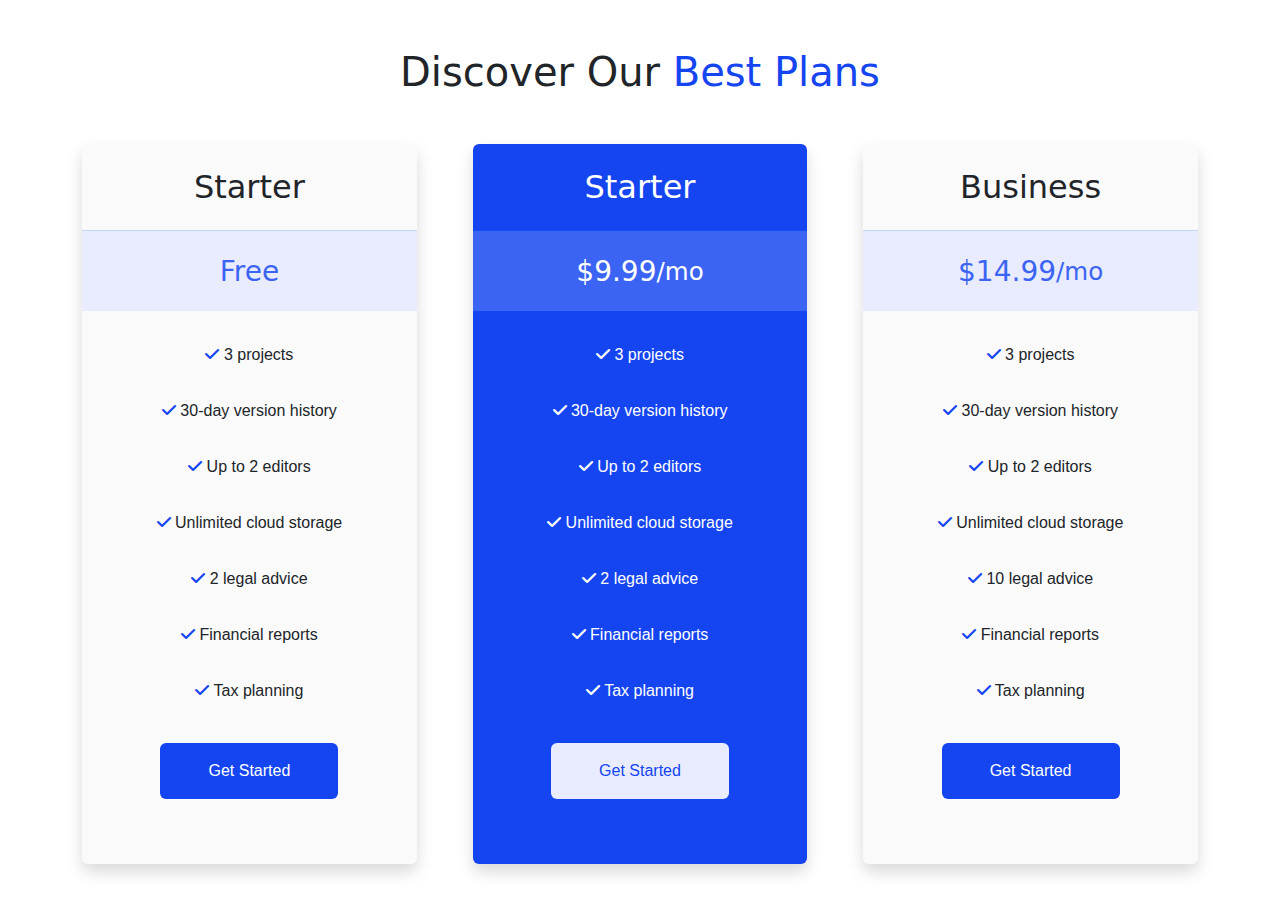
<file: index.html>
<!DOCTYPE html>
<html lang="en">
<head>
    <meta charset="UTF-8">
    <meta name="viewport" content="width=device-width, initial-scale=1.0">
    
    <link href="https://cdn.jsdelivr.net/npm/bootstrap@5.3.3/dist/css/bootstrap.min.css" rel="stylesheet" integrity="sha384-QWTKZyjpPEjISv5WaRU9OFeRpok6YctnYmDr5pNlyT2bRjXh0JMhjY6hW+ALEwIH" crossorigin="anonymous">
    <script src="https://cdn.jsdelivr.net/npm/bootstrap@5.3.3/dist/js/bootstrap.bundle.min.js" integrity="sha384-YvpcrYf0tY3lHB60NNkmXc5s9fDVZLESaAA55NDzOxhy9GkcIdslK1eN7N6jIeHz" crossorigin="anonymous"></script>
    <link href="https://cdnjs.cloudflare.com/ajax/libs/font-awesome/6.0.0-beta3/css/all.min.css" rel="stylesheet">
    <title>Group Assignment</title>
</head>
<body>
    <header>




    </header>

<!-- We Provide the Best value for Business section -->
    <section>




    </section>
<!-- We Are Calculating The Best Opportunities For You section -->
    <section>




    </section>
<!-- Services We are Offering section -->
    <section>
        <main class="container" >
            <div class="d-flex flex-column justify-content-center">
                <h1 class="text-center m-5">
                    Discover Our <span style="color:#1545F1;">Best Plans</span>
                </h1>
            </div>
            <div class="d-flex flex-column flex-sm-row justify-content-around" style="height: 45rem;">
                
                <div class="w-100 w-sm-25 d-flex flex-column align-items-center rounded-2 shadow" style="height: 45rem; background-color:#FAFAFA; margin-right: 5%;">
                    <h2 class="m-4">Starter</h2>
                    <hr class="w-100 border-primary my-0" style="border-width: 0.1rem; " />
                    <h3 class="d-flex justify-content-center align-items-center w-100" style="color: #3C64F4; background-color:#E8ECFE; height: 5rem;">Free</h3>
                    <div class="d-flex flex-column align-items-center" style="font-family: Open Sans, Sans-serif;">
                        <span class="m-3 mt-4 d-block">
                            <i class="fa-solid fa-check"style="color: #1545F1;"></i>
                            3 projects
                        </span>
                        <span class="m-3 d-block">
                            <i class="fa-solid fa-check"style="color: #1545F1;"></i>
                            30-day version history
                        </span>
                        <span class="m-3 d-block">
                            <i class="fa-solid fa-check"style="color: #1545F1;"></i>
                            Up to 2 editors
                        </span>
                        <span class="m-3 d-block"><i class="fa-solid fa-check"style="color: #1545F1;"></i>
                            Unlimited cloud storage
                        </span>
                        <span class="m-3 d-block"><i class="fa-solid fa-check"style="color: #1545F1;"></i>
                            2 legal advice
                        </span>
                        <span class="m-3 d-block"><i class="fa-solid fa-check"style="color: #1545F1;"></i>
                            Financial reports
                        </span>
                        <span class="m-3 d-block"><i class="fa-solid fa-check"style="color: #1545F1;"></i>
                            Tax planning
                        </span>
                        <button class="py-3 px-5 mt-4 rounded-2 border-0  " style="background-color: #1545F1; color: white;"> Get Started </button>
                    </div>
                </div>
        
                
                <div class="w-100 w-sm-25 d-flex flex-column align-items-center rounded-2 shadow " style="height: 45rem; background-color: #1545F1; margin-right: 5%;">
                    <h2 class="m-4" style="color: white;">Starter</h2>
                    <hr class="w-100 border-primary my-0" style="border-width: 0.1rem;" />
                    <h3 class="d-flex justify-content-center align-items-center w-100" style="  color: white;  background-color: #3C64F4; height: 5rem;">$9.99<span class="small" style="color: white;">/mo</span></h3>
                    <div class="d-flex flex-column align-items-center" style="font-family: Open Sans, Sans-serif; color: white;">
                        <span class="m-3 mt-4 d-block"><i class="fa-solid fa-check"></i>
                            3 projects
                        </span>
                        <span class="m-3 d-block"><i class="fa-solid fa-check"></i>
                            30-day version history
                        </span>
                        <span class="m-3 d-block"><i class="fa-solid fa-check"></i>
                            Up to 2 editors
                        </span>
                        <span class="m-3 d-block"><i class="fa-solid fa-check"></i>
                            Unlimited cloud storage
                        </span>
                        <span class="m-3 d-block"><i class="fa-solid fa-check"></i>
                            2 legal advice
                        </span>
                        <span class="m-3 d-block"><i class="fa-solid fa-check"></i>
                            Financial reports
                        </span>
                        <span class="m-3 d-block"><i class="fa-solid fa-check"></i>
                            Tax planning
                        </span>
                        <button class="py-3 px-5 mt-4 rounded-2 border-0 " style="background-color: #E8ECFE; color: #1545F1;"> Get Started </button>
                    </div>
                </div>
        
               
                <div class="w-100 w-sm-25 d-flex flex-column align-items-center rounded-2 shadow" style="height: 45rem; background-color: #FAFAFA;">
                    <h2  class="m-4">Business</h2>
                    <hr class="w-100 border-primary my-0" style="border-width: 0.1rem;" />
                    <h3 class="d-flex justify-content-center align-items-center w-100" style="color: #3C64F4; background-color:#E8ECFE; height: 5rem;">$14.99<span class="small">/mo</span></h3>
                    <div class="d-flex flex-column align-items-center" style="font-family: Open Sans, Sans-serif;">
                        <span class="m-3 mt-4 d-block"><i class="fa-solid fa-check"style="color: #1545F1;"></i>
                            3 projects
                        </span>
                        <span class="m-3 d-block"><i class="fa-solid fa-check" style="color: #1545F1;" ></i>
                            30-day version history
                        </span>
                        <span class="m-3 d-block"><i class="fa-solid fa-check " style="color: #1545F1;"></i>
                            Up to 2 editors
                        </span>
                        <span class="m-3 d-block"><i class="fa-solid fa-check"style="color: #1545F1;"></i>
                            Unlimited cloud storage
                        </span>
                        <span class="m-3 d-block"><i class="fa-solid fa-check"style="color: #1545F1;"></i>
                            10 legal advice
                        </span>
                        <span class="m-3 d-block"><i class="fa-solid fa-check"style="color: #1545F1;"></i>
                            Financial reports
                        </span>
                        <span class="m-3 d-block"><i class="fa-solid fa-check"style="color: #1545F1;"></i>
                            Tax planning
                        </span>
                        <button class="py-3 px-5 mt-4 rounded-2 border-0 " style="background-color: #1545F1; color: white;"> Get Started </button>
                    </div>
                </div>
            </div>
        </main>



    </section>
<!-- Get Every Answer section -->
    <section>



    </section>
<!-- Video section -->
    <section>
        <!-- https://youtu.be/CJO0u_HrWE8 -->
    </section>
<!-- What Our Client’s Say’s -->
    <section>



    </section>
<!-- Discover Our Best Plans section -->
    <section>



    </section>
<!-- We'll suggest the plan that's right for your business section -->
    <section>





    </section>
<!-- Latest News  section-->
    <section>   



    </section>


    <footer>



    </footer>
</body>
</html>
</file>
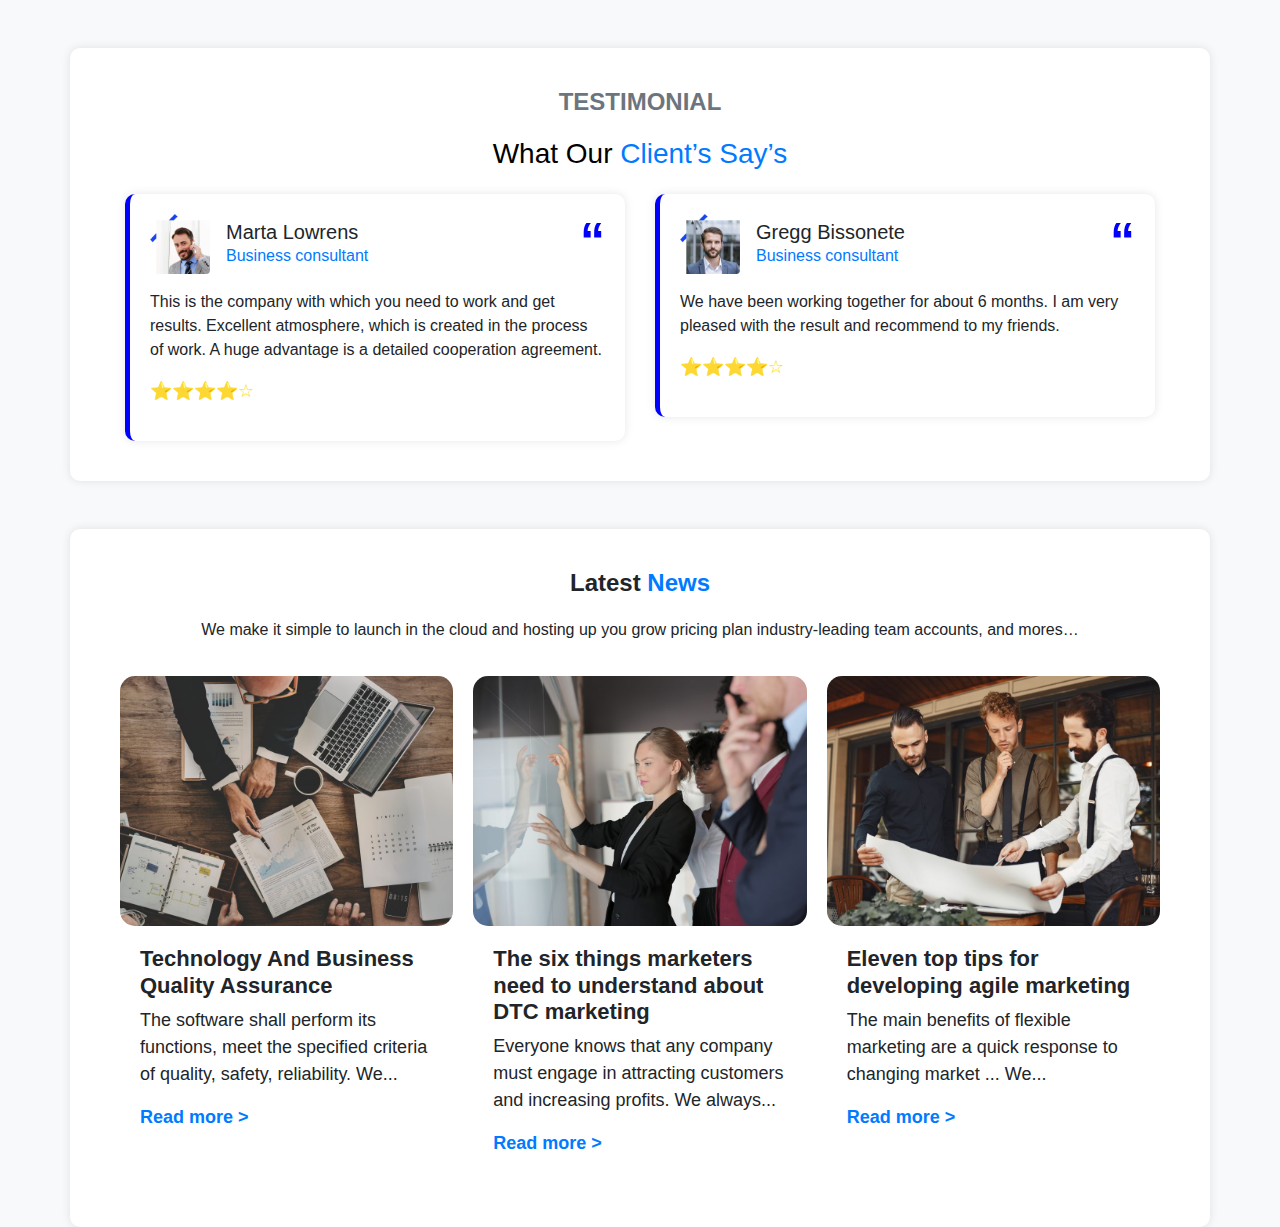
<file: index1.html>
<!DOCTYPE html>
<html lang="en">
<head>
    <meta charset="UTF-8">
    <meta name="viewport" content="width=device-width, initial-scale=1.0">
    <title>Testimonials & News</title>
    <link href="https://stackpath.bootstrapcdn.com/bootstrap/4.5.2/css/bootstrap.min.css" rel="stylesheet">
    <link rel="stylesheet" href="style.css">
</head>
<body>
    <!-- my work-->

    <div class="container mt-5 text-center">
        <h2 class="text-muted">TESTIMONIAL</h2>
        <h3>What Our <span class="text-primary">Client’s Say’s</span></h3>
        <div class="row mt-4">
            <div class="col-md-6">
                <div class="testimonial-card">
                    <div class="d-flex align-items-center">
                        <img src="photo1.jpg" class="rounded mr-3" width="60" height="60" alt="Marta Lowrens">
                        <div>
                            <h5 class="mb-0">Marta Lowrens</h5>
                            <p class="text-primary mb-0">Business consultant</p>
                        </div>
                    </div>
                    <p class="mt-3">This is the company with which you need to work and get results. Excellent atmosphere, which is created in the process of work. A huge advantage is a detailed cooperation agreement.</p>
                    <p class="stars">⭐⭐⭐⭐☆</p>
                </div>
            </div>
            <div class="col-md-6">
                <div class="testimonial-card">
                    <div class="d-flex align-items-center">
                        <img src="photo2.jpg" class="rounded mr-3" width="60" height="60" alt="Gregg Bissonete">
                        <div>
                            <h5 class="mb-0">Gregg Bissonete</h5>
                            <p class="text-primary mb-0">Business consultant</p>
                        </div>
                    </div>
                    <p class="mt-3">We have been working together for about 6 months. I am very pleased with the result and recommend to my friends.</p>
                    <p class="stars">⭐⭐⭐⭐☆</p>
                </div>
            </div>
        </div>
    </div>
    

    <div class="container mt-5">
        <h2 class="text-center">Latest <span class="text-primary">News</span></h2>
        <p class="text-center">We make it simple to launch in the cloud and hosting up you grow pricing plan industry-leading team accounts, and mores…</p>
        <div class="row mt-4">
            <div class="col-md-4">
                <div class="card news-card">
                    <img src="web2p.jpg" class="card-img-top" alt="news1">
                    <div class="card-body">
                        <h5>Technology And Business Quality Assurance</h5>
                        <p>The software shall perform its functions, meet the specified criteria of quality, safety, reliability. We...</p>
                        <a href="#" class="text-primary">Read more &gt;</a>
                    </div>
                </div>
            </div>
            <div class="col-md-4">
                <div class="card news-card">
                    <img src="web2ph.jpg" class="card-img-top" alt="news2">
                    <div class="card-body">
                        <h5>The six things marketers need to understand about DTC marketing</h5>
                        <p>Everyone knows that any company must engage in attracting customers and increasing profits. We always...</p>
                        <a href="#" class="text-primary">Read more &gt;</a>
                    </div>
                </div>
            </div>
            <div class="col-md-4">
                <div class="card news-card">
                    <img src="web2pht.jpg" class="card-img-top" alt="news3">
                    <div class="card-body">
                        <h5>Eleven top tips for developing agile marketing</h5>
                        <p>The main benefits of flexible marketing are a quick response to changing market ... We...</p>
                        <a href="#" class="text-primary">Read more &gt;</a>
                    </div>
                </div>
            </div>
        </div>
    </div>
    

    <script src="https://code.jquery.com/jquery-3.5.1.slim.min.js"></script>
    <script src="https://stackpath.bootstrapcdn.com/bootstrap/4.5.2/js/bootstrap.bundle.min.js"></script>
</body>
</html>
</file>
<file: style.css>
body {
    font-family: Arial, sans-serif;
    background-color: #f8f9fa;
    margin: 0;
    padding: 0;
}

h2 {
    font-weight: bold;
    margin-bottom: 20px;
    font-size: 24px;
}
h3 {
    color: black; 
}

h3 span.client-says {
    color: blue;
}
.container {
    background: white;
    padding: 40px;
    border-radius: 10px;
    box-shadow: 0 0 10px rgba(0, 0, 0, 0.1);
}

.testimonial-card {
    text-align: left;
    border-left: 5px solid blue;
    position: relative;
    padding: 20px;
    box-shadow: 0 0 10px rgba(0, 0, 0, 0.1);
    border-radius: 10px;
    background: white;
}

.testimonial-card::before {
    content: "\201C";
    font-size: 50px;
    color: blue;
    position: absolute;
    top: 10px;
    right: 20px;
    font-weight: bold;
}
.stars {
    color: gold;
    font-size: 18px;
}

.news-section {
    background: white;
    padding: 40px;
    border-radius: 10px;
    box-shadow: 0 0 10px rgba(0, 0, 0, 0.1);
    margin-top: 20px;
}

.news-card {
    border: none;
    margin: 0;
    padding: 10px;
}

.news-card img {
    width: 100%;
    height: 250px;
    object-fit: cover;
    border-radius: 15px;
}

.card-body h5 {
    font-weight: bold;
    font-size: 22px;
}

.card-body p {
    font-size: 18px;
}

.card-body a {
    font-weight: bold;
    text-decoration: none;
    font-size: 18px;
}

.row.mt-4 {
    margin-right: 0;
    margin-left: 0;
}

.row.mt-4 > .col-md-4 {
    padding-left: 0;
    padding-right: 0;
}
</file>
